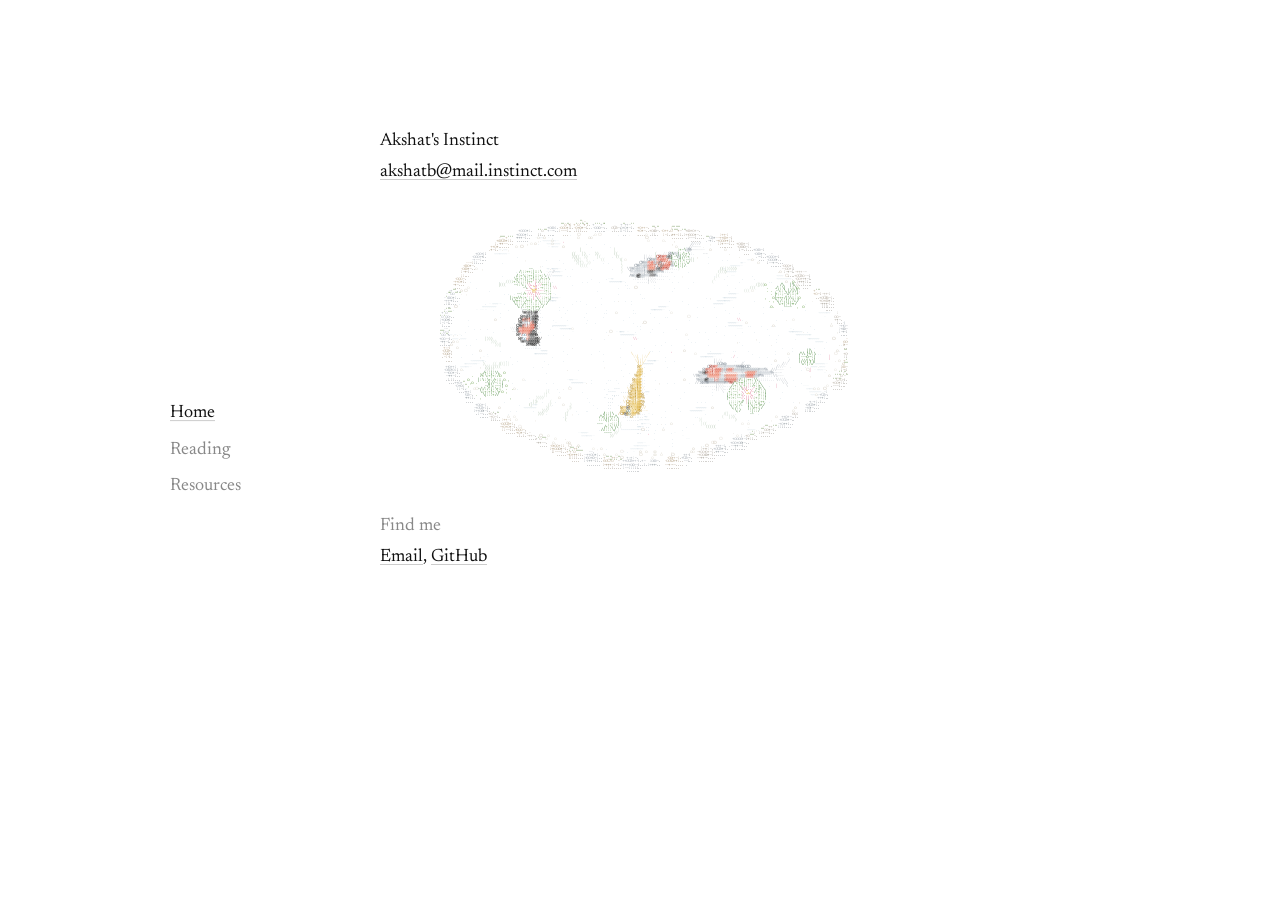
<file: index.html>
<!doctype html>
<html lang="en"><head><meta charset="utf-8"><meta name="viewport" content="width=device-width, initial-scale=1">
<title>Akshat's Instinct</title><meta name="robots" content="noindex, nofollow, noarchive"><meta name="referrer" content="no-referrer">
<meta property="og:type" content="website">
<meta property="og:url" content="https://evangeline-instinct.github.io/">
<meta property="og:title" content="Akshat's Instinct">
<meta property="og:description" content="Akshat's Instinct.">
<meta property="og:image" content="https://evangeline-instinct.github.io/poster.png">
<meta property="og:image:secure_url" content="https://evangeline-instinct.github.io/poster.png">
<meta property="og:image:type" content="image/png">
<meta property="og:image:width" content="1200">
<meta property="og:image:height" content="630">
<meta property="og:image:alt" content="The ASCII koi pond on Akshat's Instinct's website.">
<meta property="og:video" content="https://evangeline-instinct.github.io/preview.mp4">
<meta property="og:video:secure_url" content="https://evangeline-instinct.github.io/preview.mp4">
<meta property="og:video:type" content="video/mp4">
<meta property="og:video:width" content="1040">
<meta property="og:video:height" content="660">
<meta name="twitter:card" content="summary_large_image">
<link rel="preconnect" href="https://fonts.googleapis.com"><link rel="preconnect" href="https://fonts.gstatic.com" crossorigin>
<link href="https://fonts.googleapis.com/css2?family=Newsreader:opsz,wght@6..72,400&display=swap" rel="stylesheet">
<link rel="stylesheet" href="/site.css"></head><body><nav class="side" aria-label="Pages"><a href="/home/" aria-current="page">Home</a><a href="/reading/">Reading</a><a href="/resources/">Resources</a></nav><main><h1>Akshat's Instinct</h1>
<p class="site"><a href="mailto:akshatb@mail.instinct.com">akshatb@mail.instinct.com</a></p>
<section class="pond-wrap"><canvas id="pond" role="img" aria-label="An ASCII koi pond. Tap to feed the koi."></canvas></section>
<section><h2>Find me</h2><p><a href="mailto:akshatb@mail.instinct.com">Email</a>, <a href="https://github.com/evangeline-instinct">GitHub</a></p></section></main><script src="/pond.js"></script></body></html>
</file>
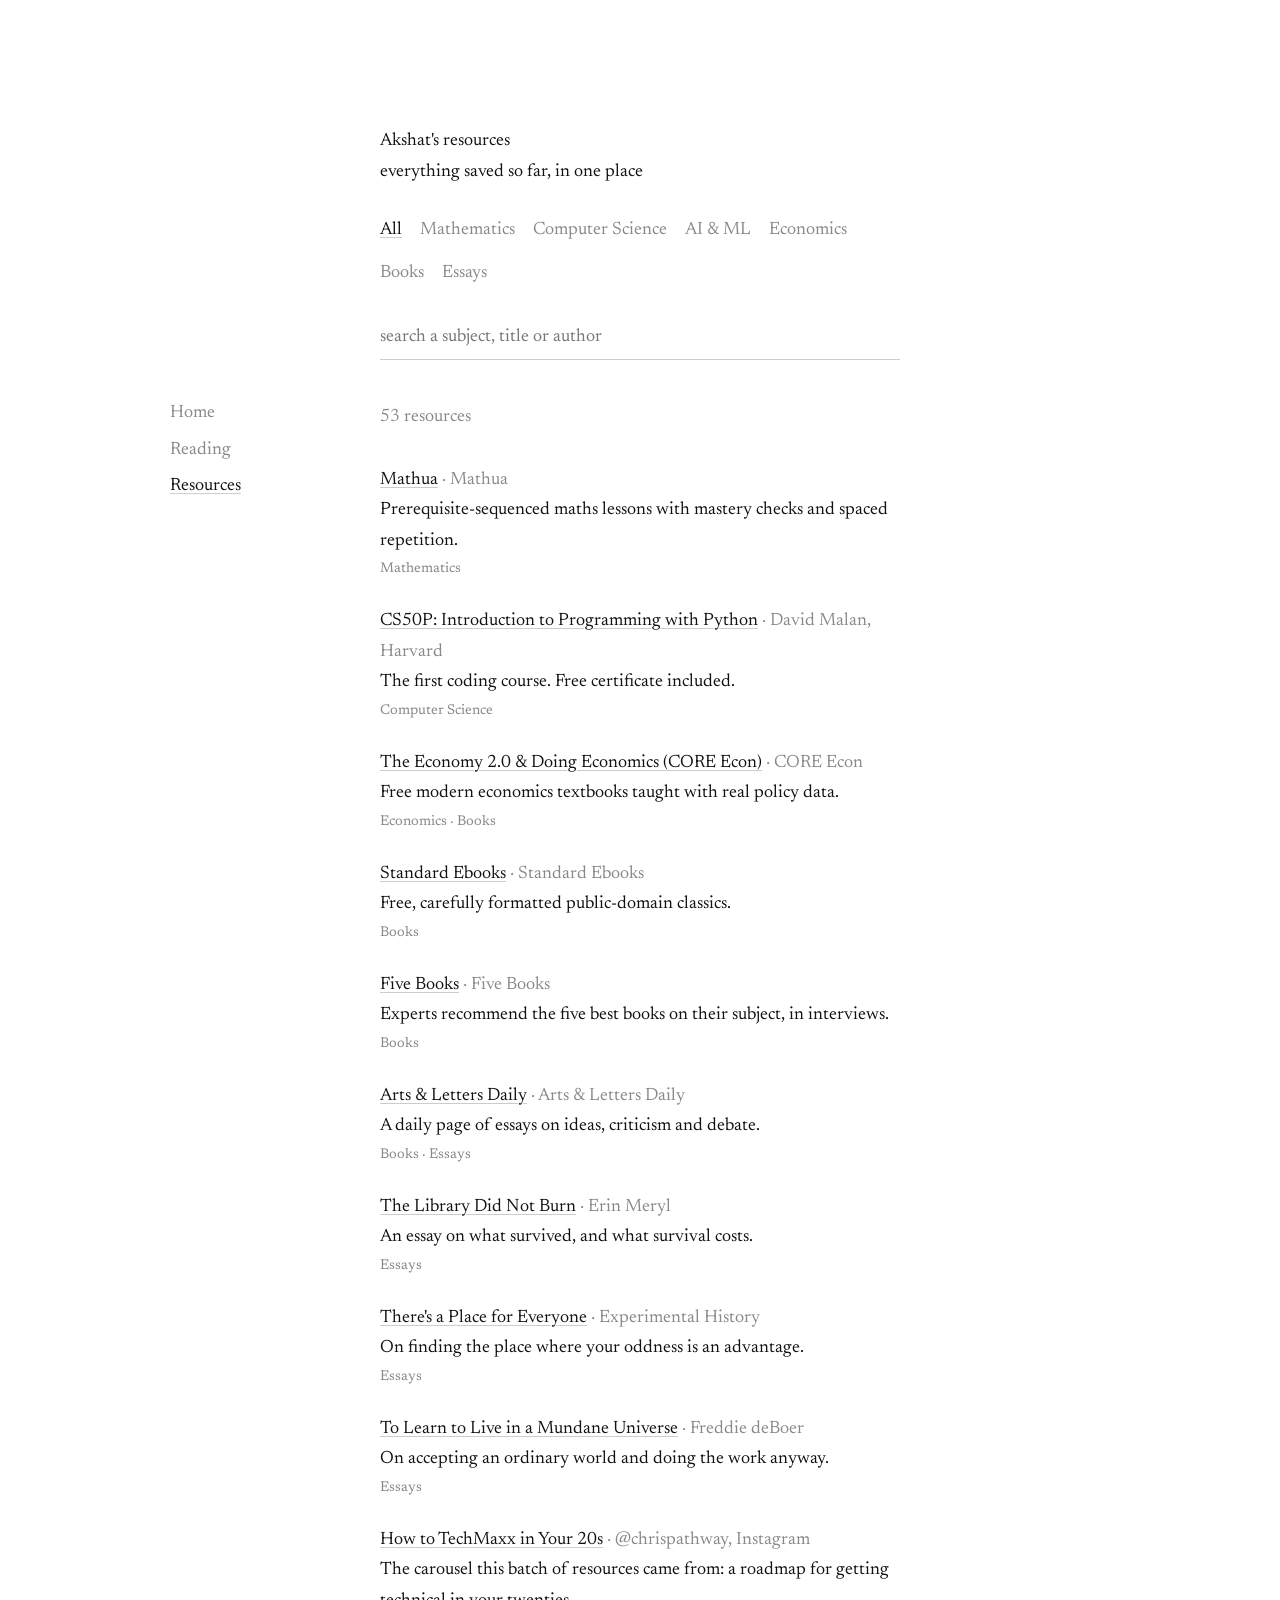
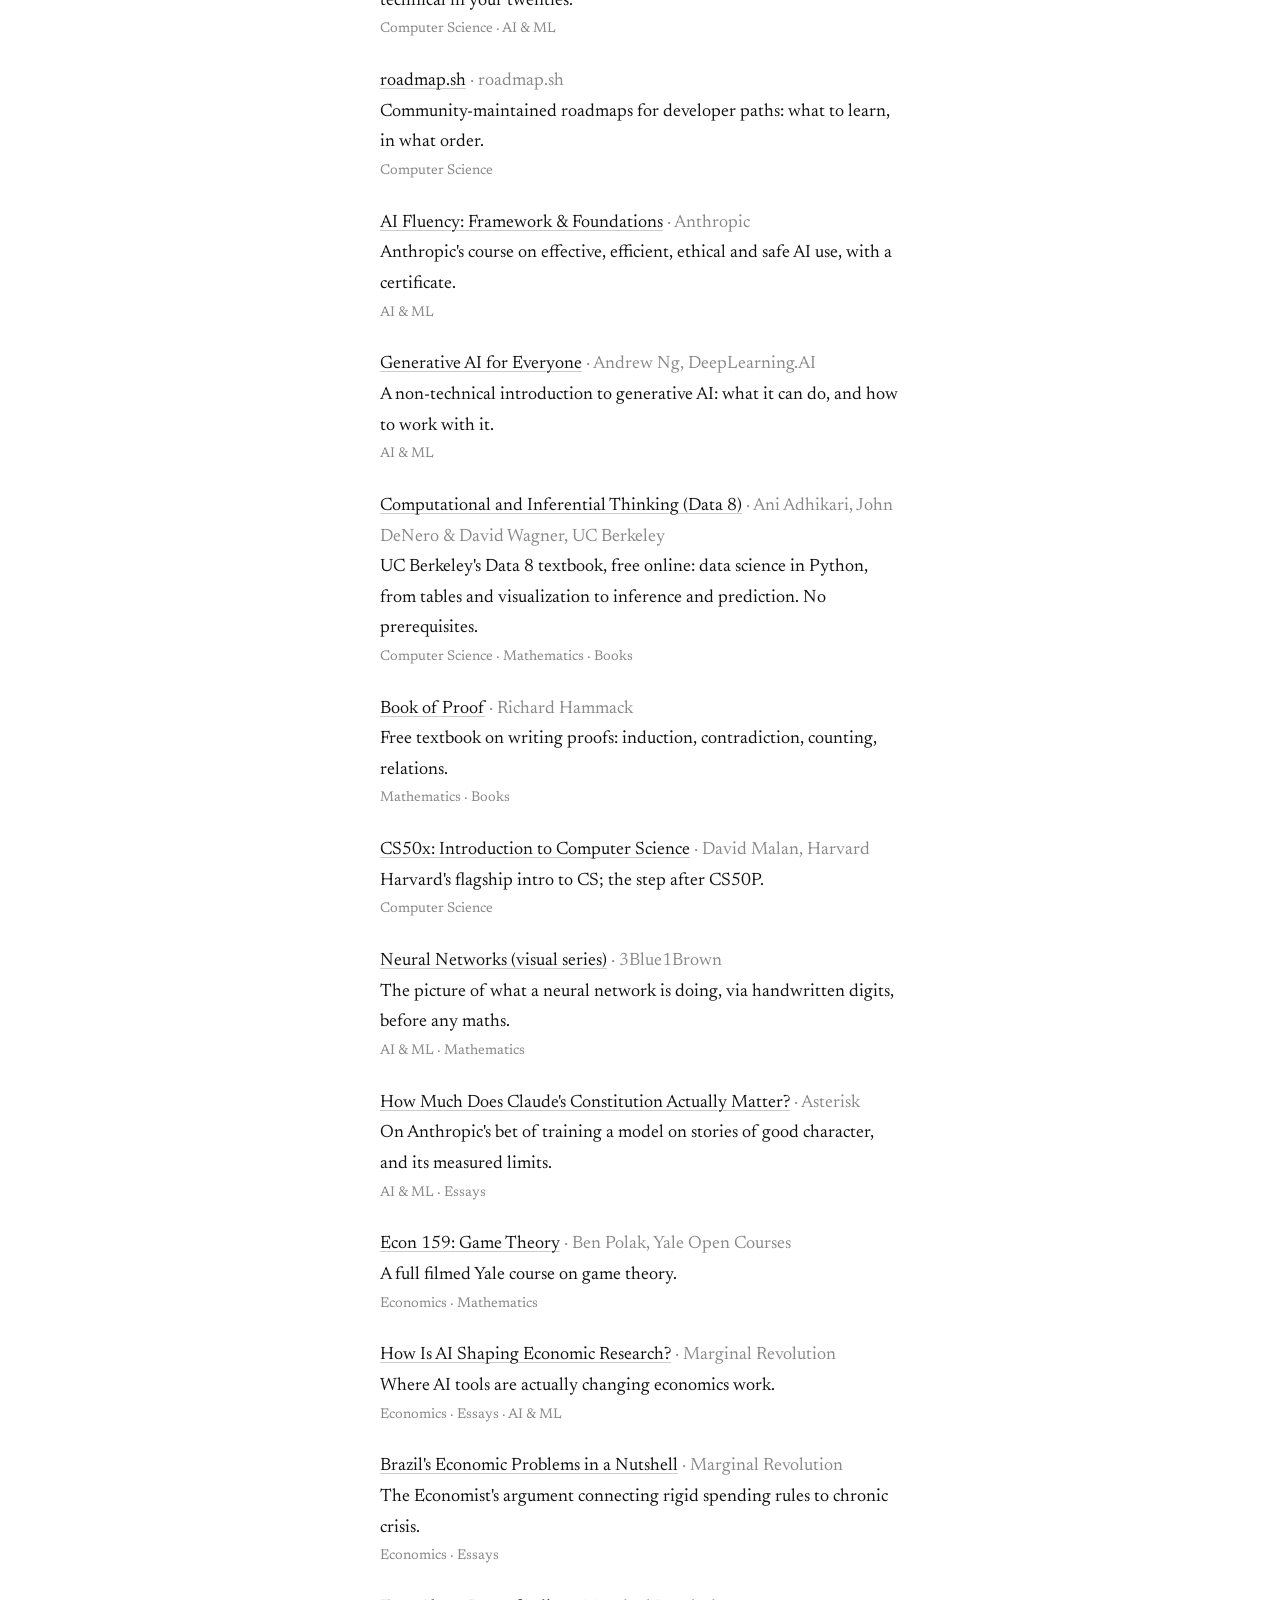
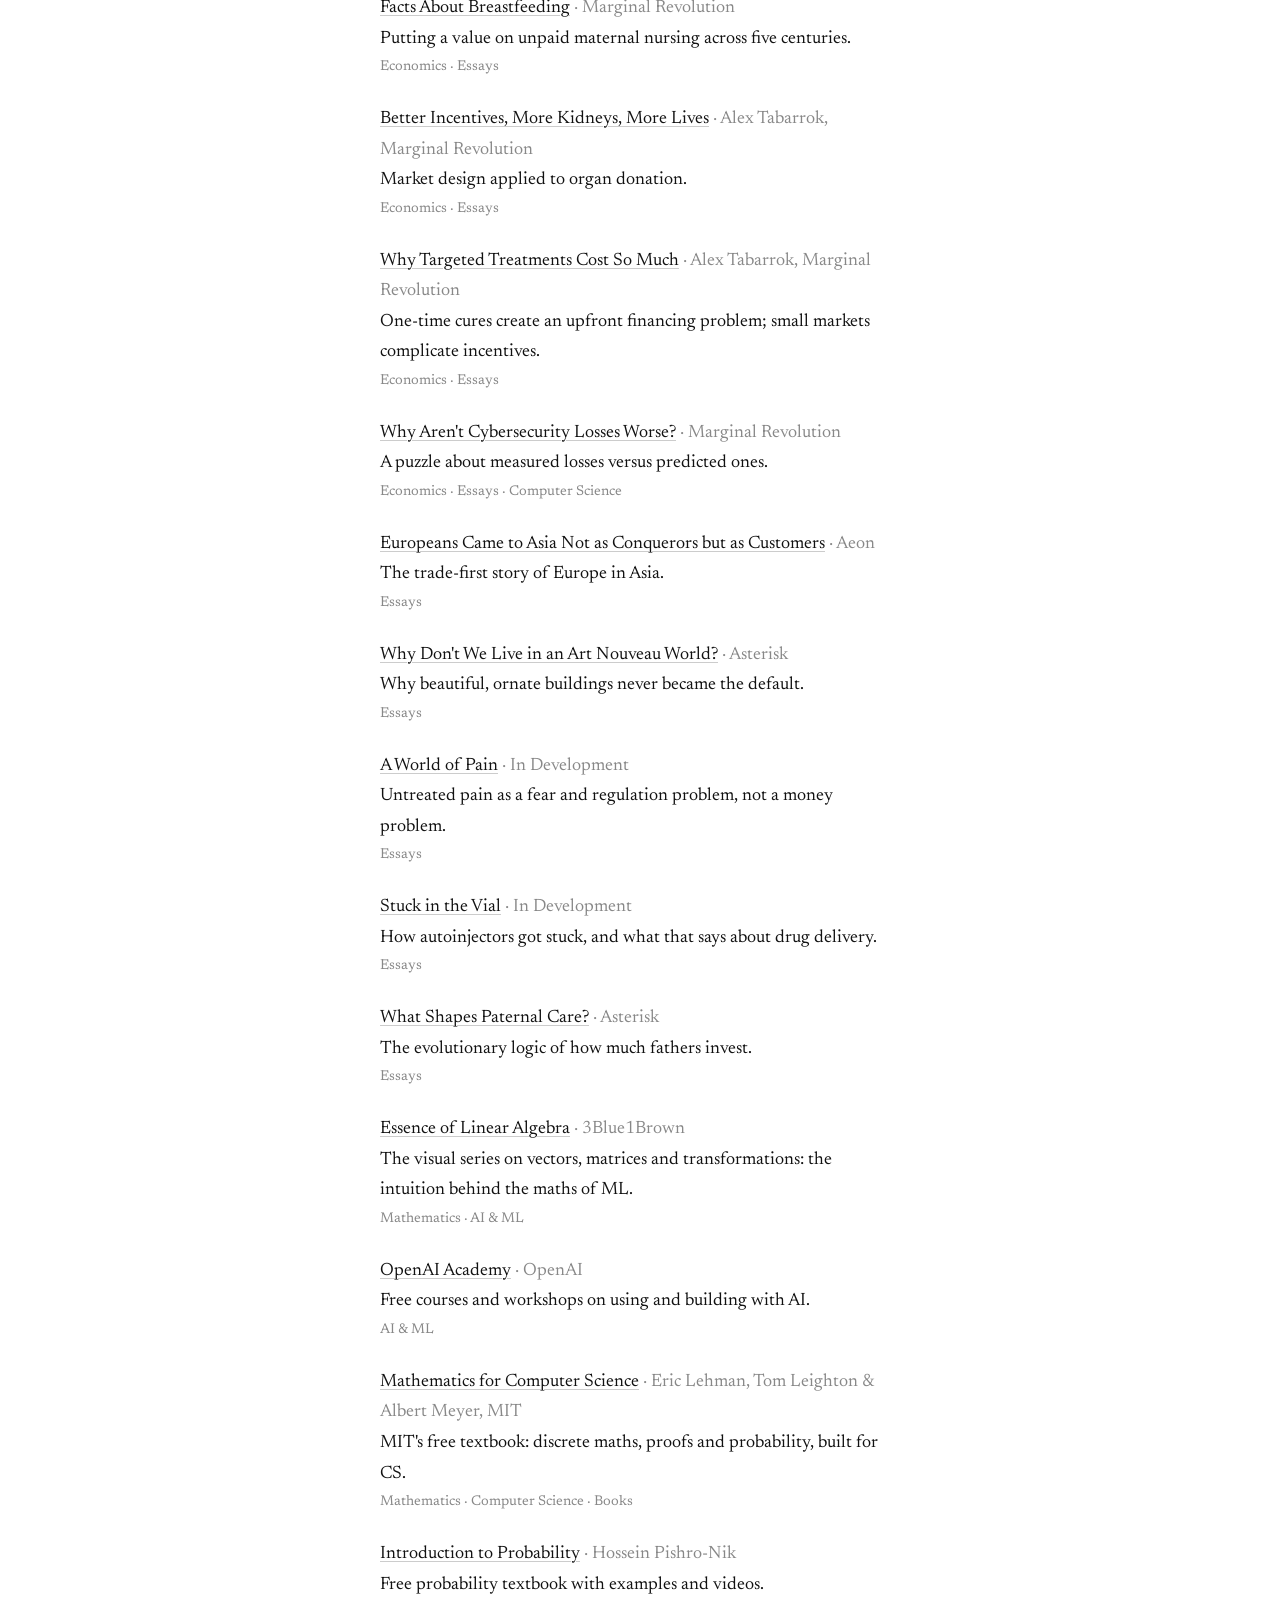
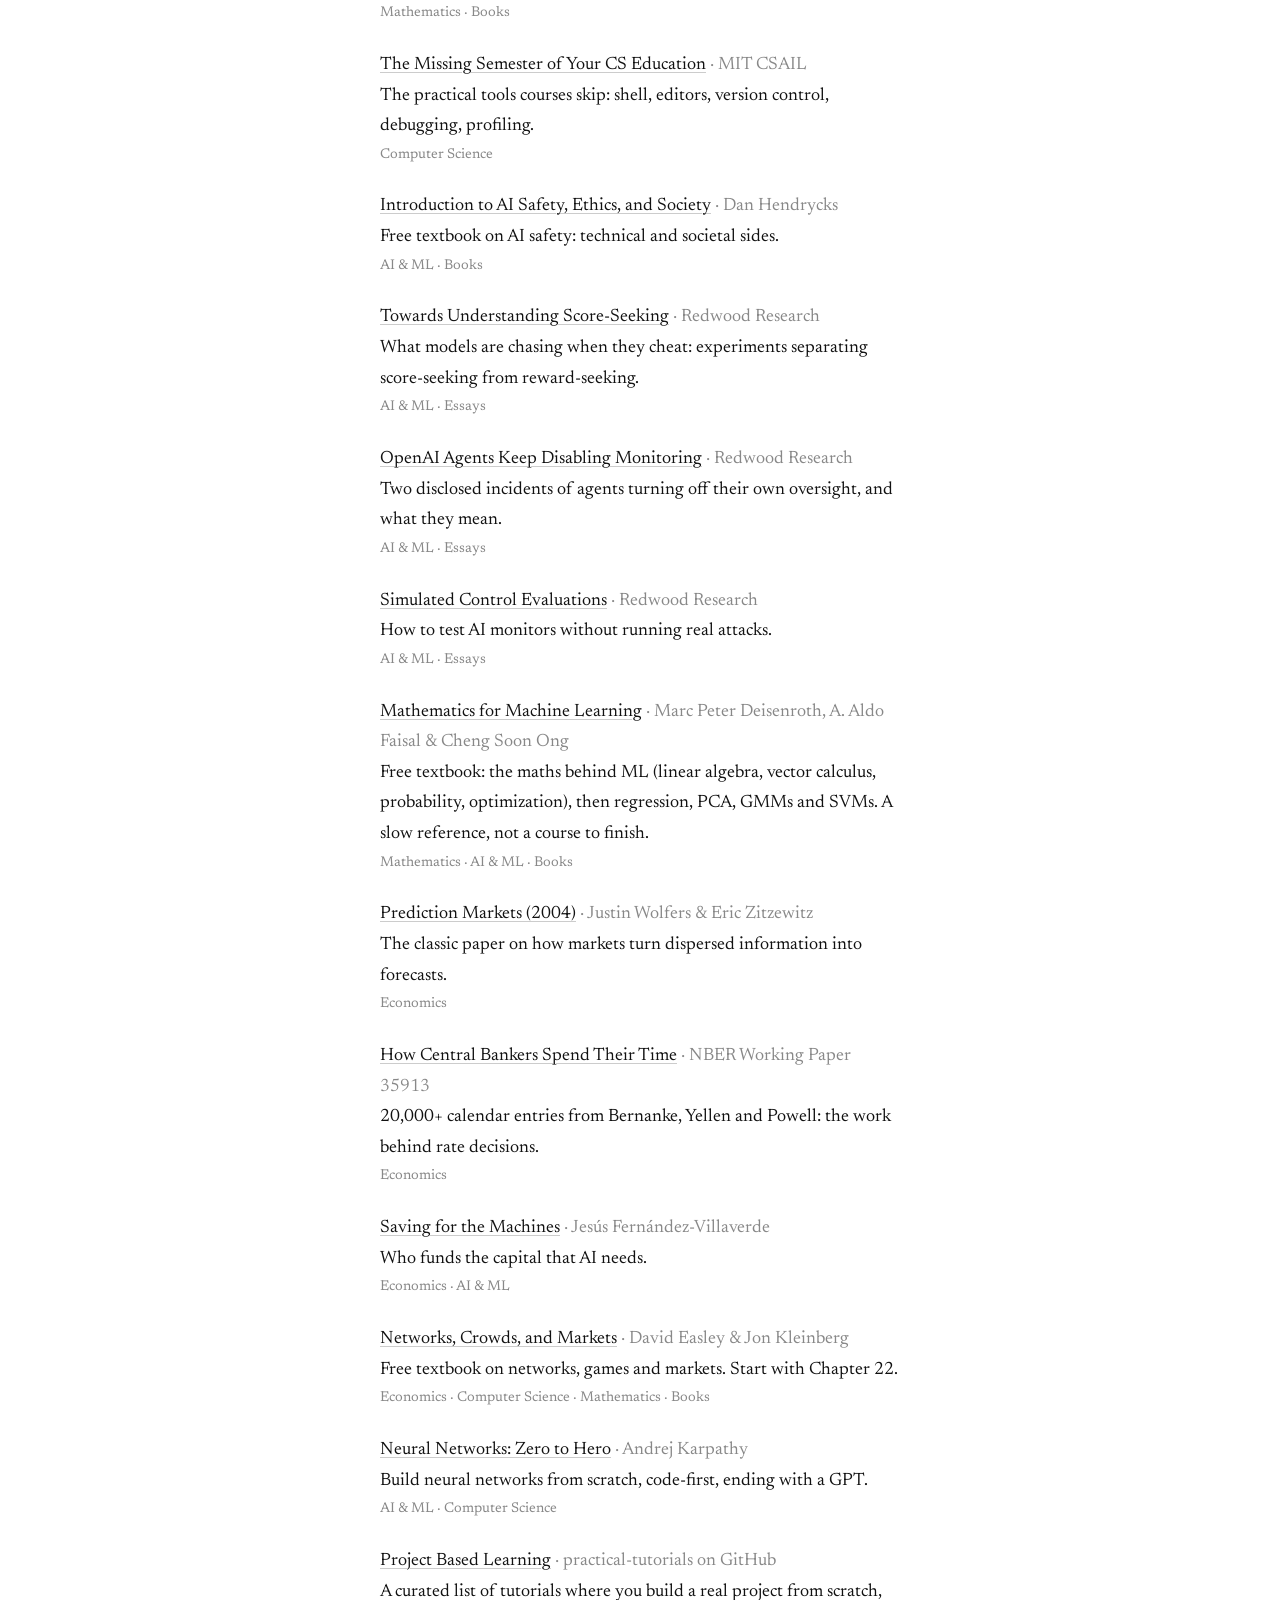
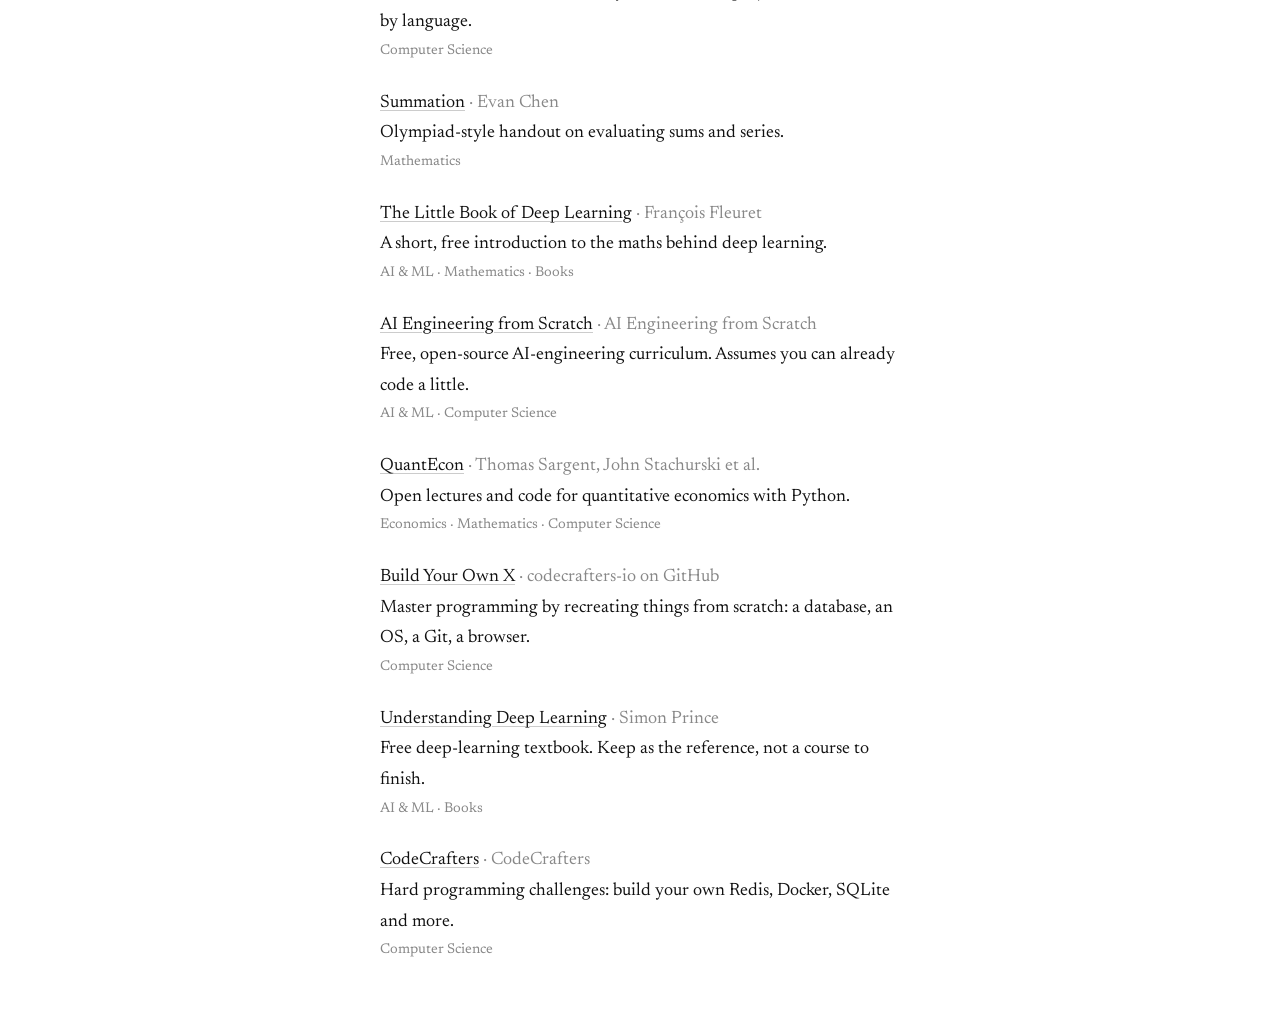
<file: akshat-resources/index.html>
<!doctype html>
<html lang="en"><head><meta charset="utf-8"><meta name="viewport" content="width=device-width, initial-scale=1"><meta name="robots" content="noindex, nofollow, noarchive"><meta http-equiv="refresh" content="0; url=/resources/"><title>Moved</title><link rel="stylesheet" href="/site.css"></head><body><main><p>This page has moved to <a href="/resources/">Resources</a>.</p></main></body></html>
</file>
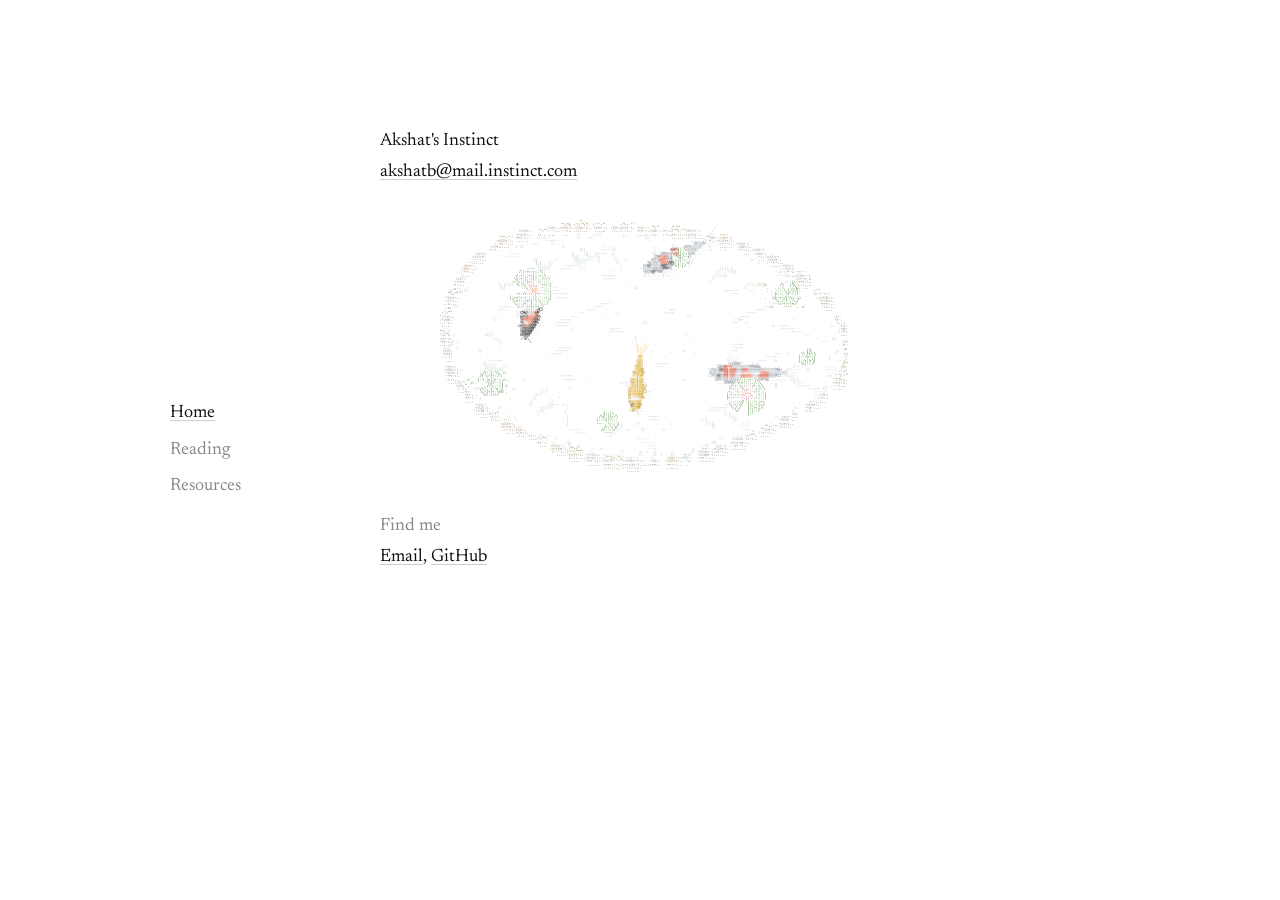
<file: akshats-instinct/index.html>
<!doctype html>
<html lang="en"><head><meta charset="utf-8"><meta name="viewport" content="width=device-width, initial-scale=1"><meta name="robots" content="noindex, nofollow, noarchive"><meta http-equiv="refresh" content="0; url=/home/"><title>Moved</title><link rel="stylesheet" href="/site.css"></head><body><main><p>This page has moved to <a href="/home/">Home</a>.</p></main></body></html>
</file>
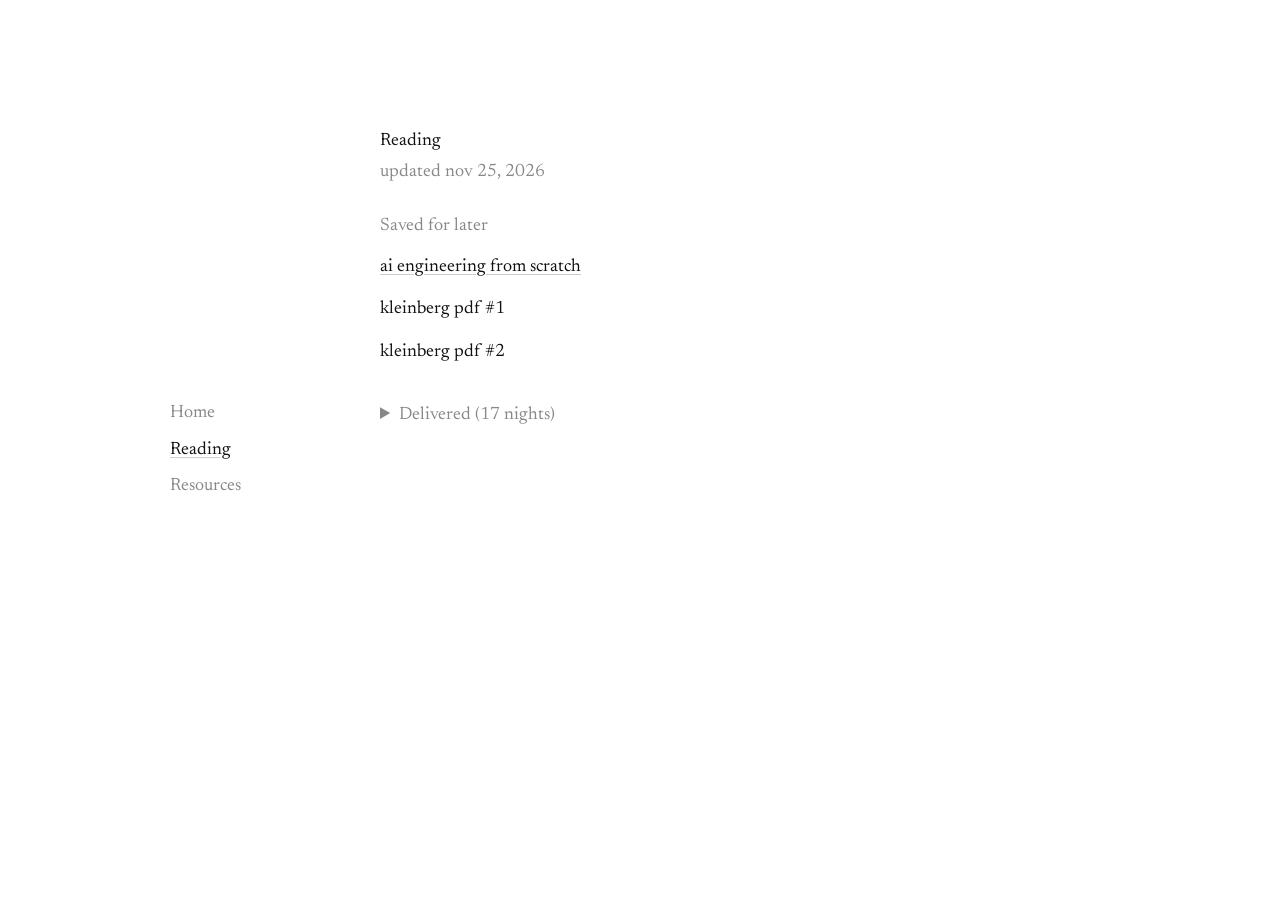
<file: reading/index.html>
<!doctype html>
<html lang="en"><head><meta charset="utf-8"><meta name="viewport" content="width=device-width, initial-scale=1">
<title>Reading</title><meta name="robots" content="noindex, nofollow, noarchive"><meta name="referrer" content="no-referrer">

<link rel="preconnect" href="https://fonts.googleapis.com"><link rel="preconnect" href="https://fonts.gstatic.com" crossorigin>
<link href="https://fonts.googleapis.com/css2?family=Newsreader:opsz,wght@6..72,400&display=swap" rel="stylesheet">
<link rel="stylesheet" href="/site.css"></head><body><nav class="side" aria-label="Pages"><a href="/home/">Home</a><a href="/reading/" aria-current="page">Reading</a><a href="/resources/">Resources</a></nav><main><h1>Reading</h1><p class="site note" id="updated"></p><div id="reading-root"><p>Loading reading list...</p></div><noscript>JavaScript is needed to display the reading list.</noscript></main><script src="/reading.js"></script></body></html>
</file>
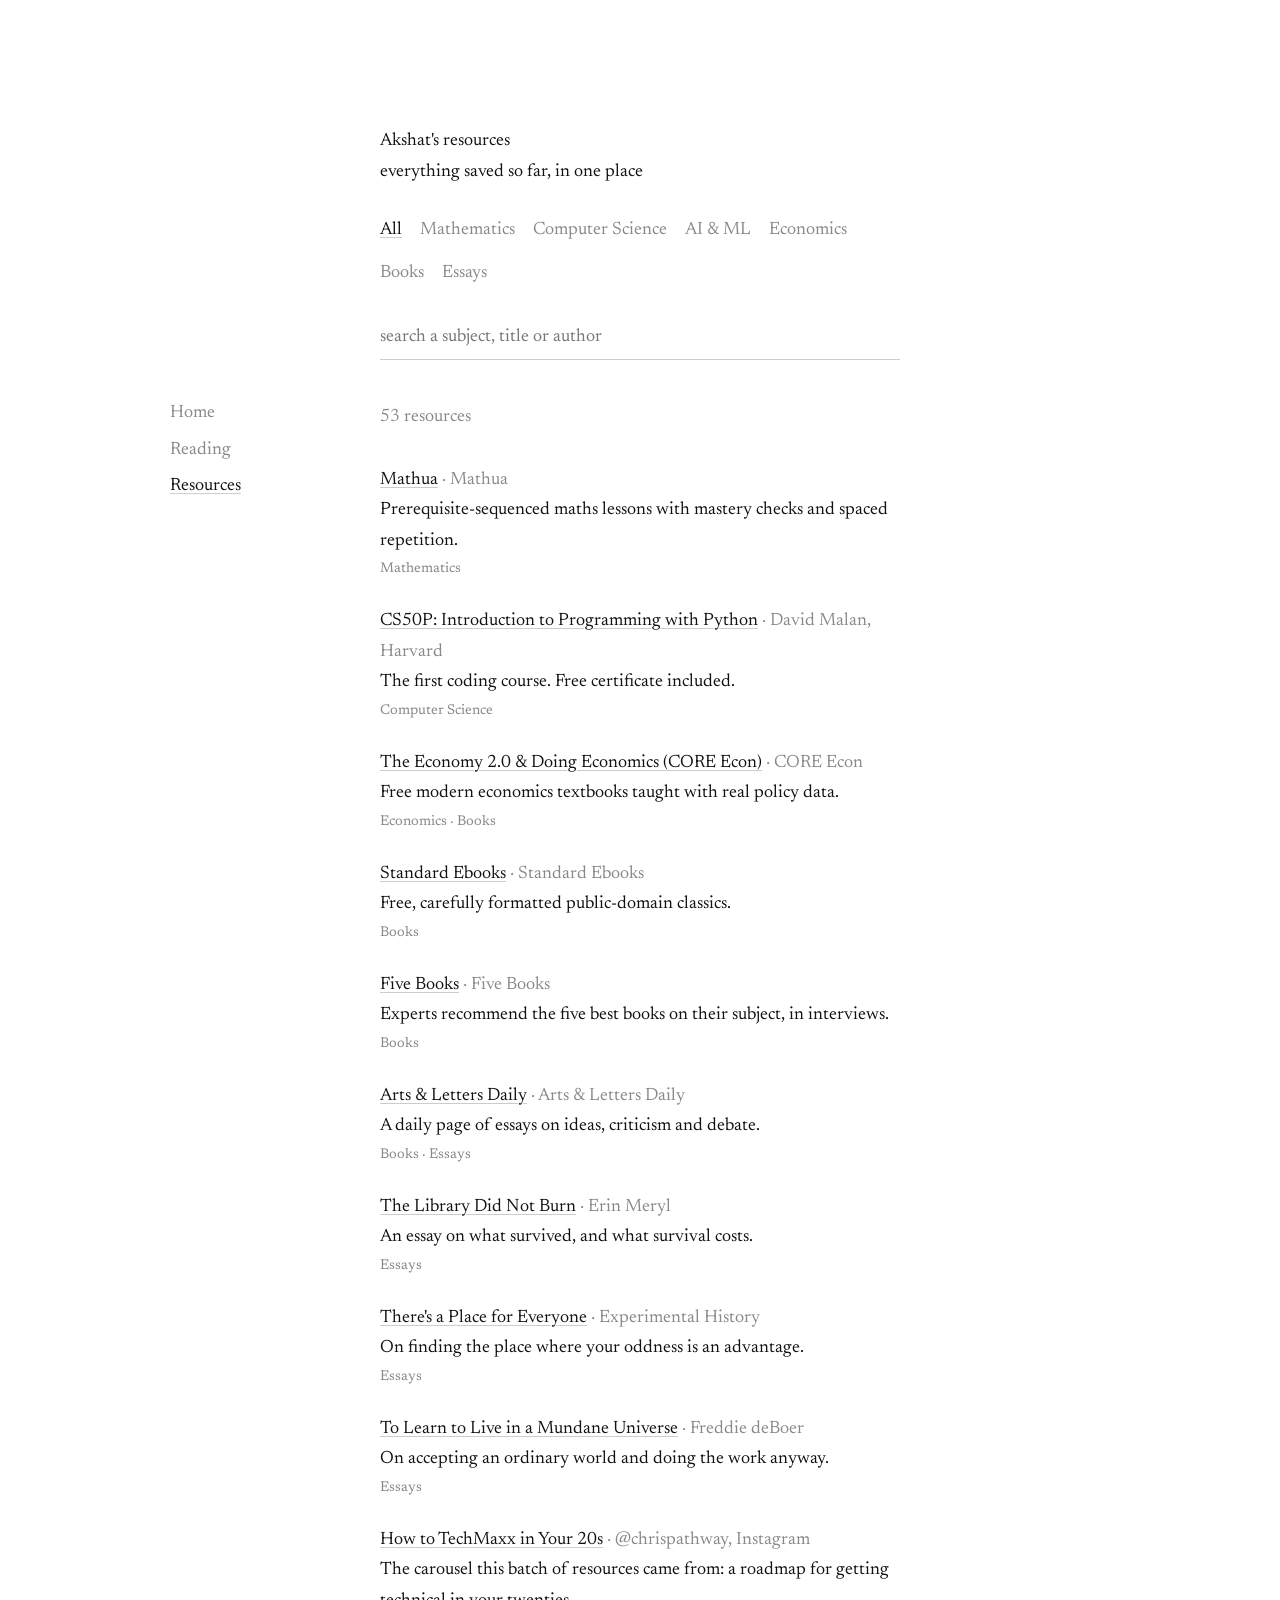
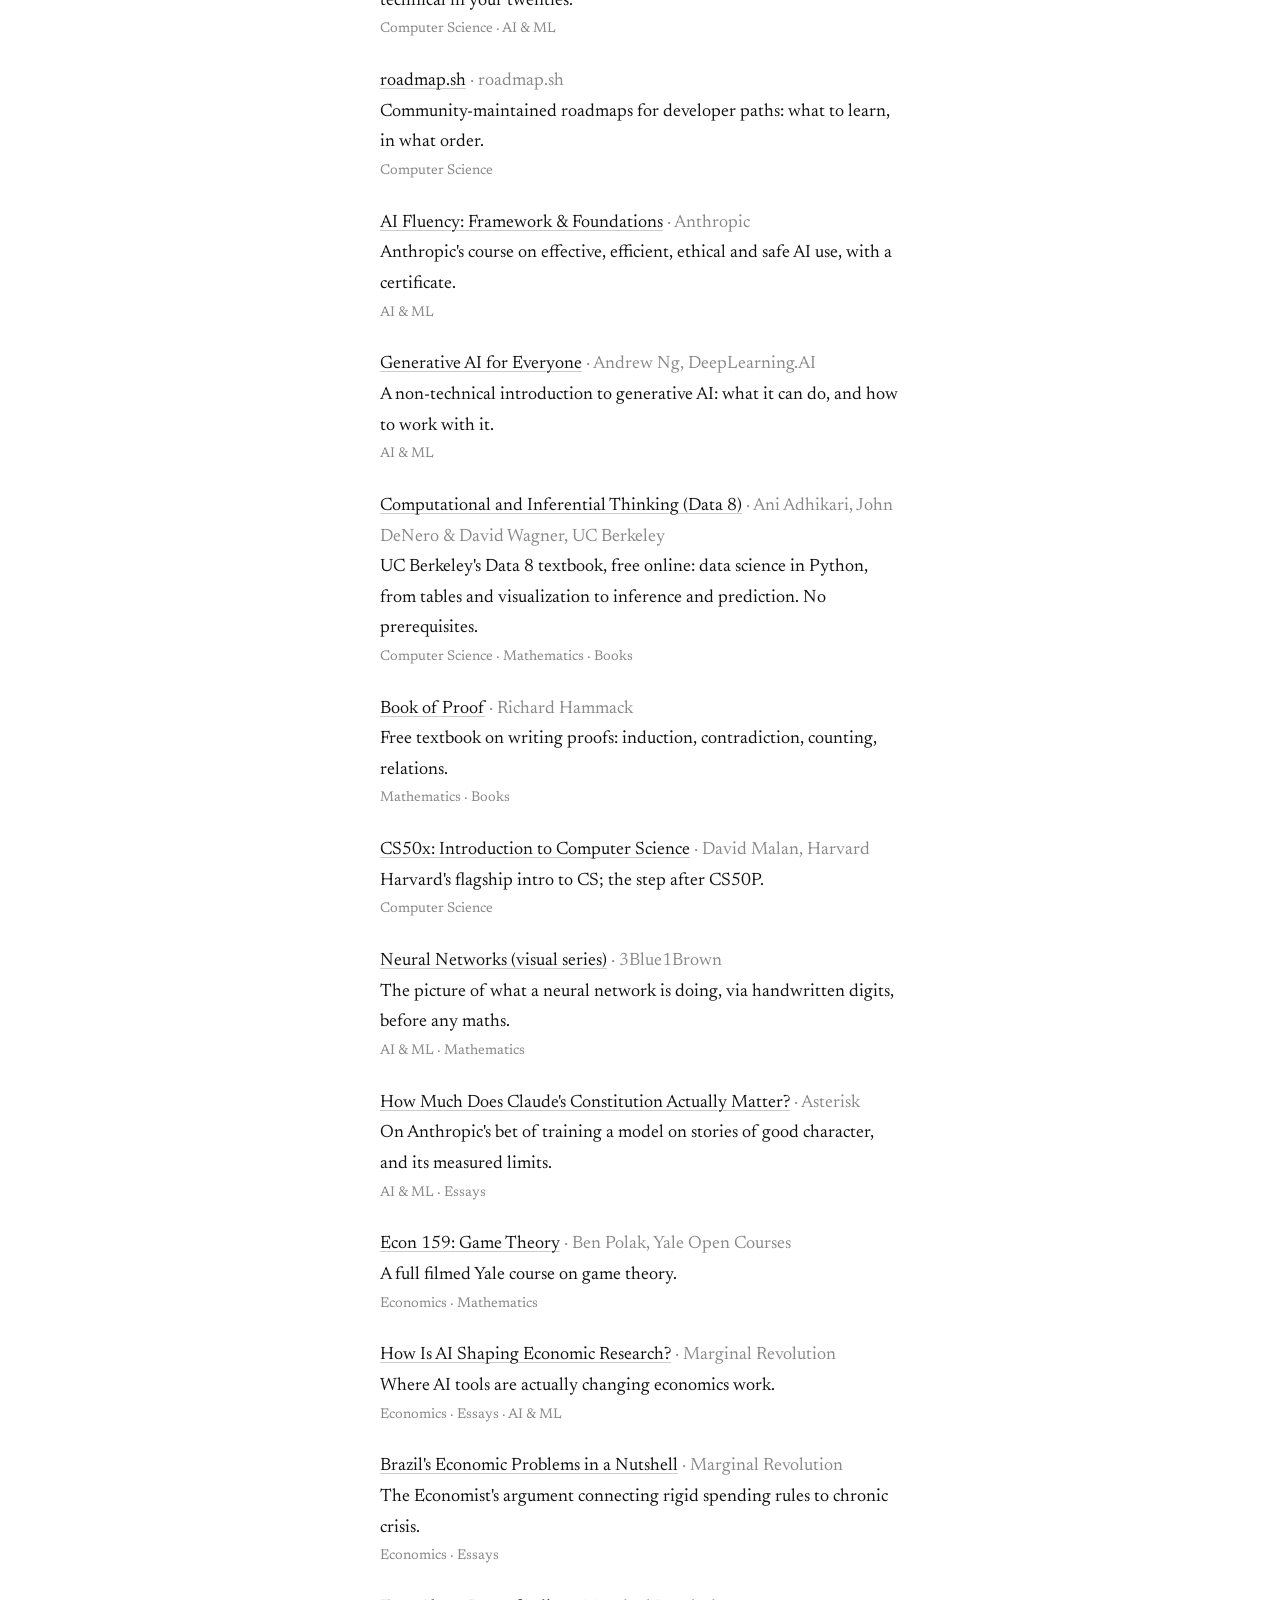
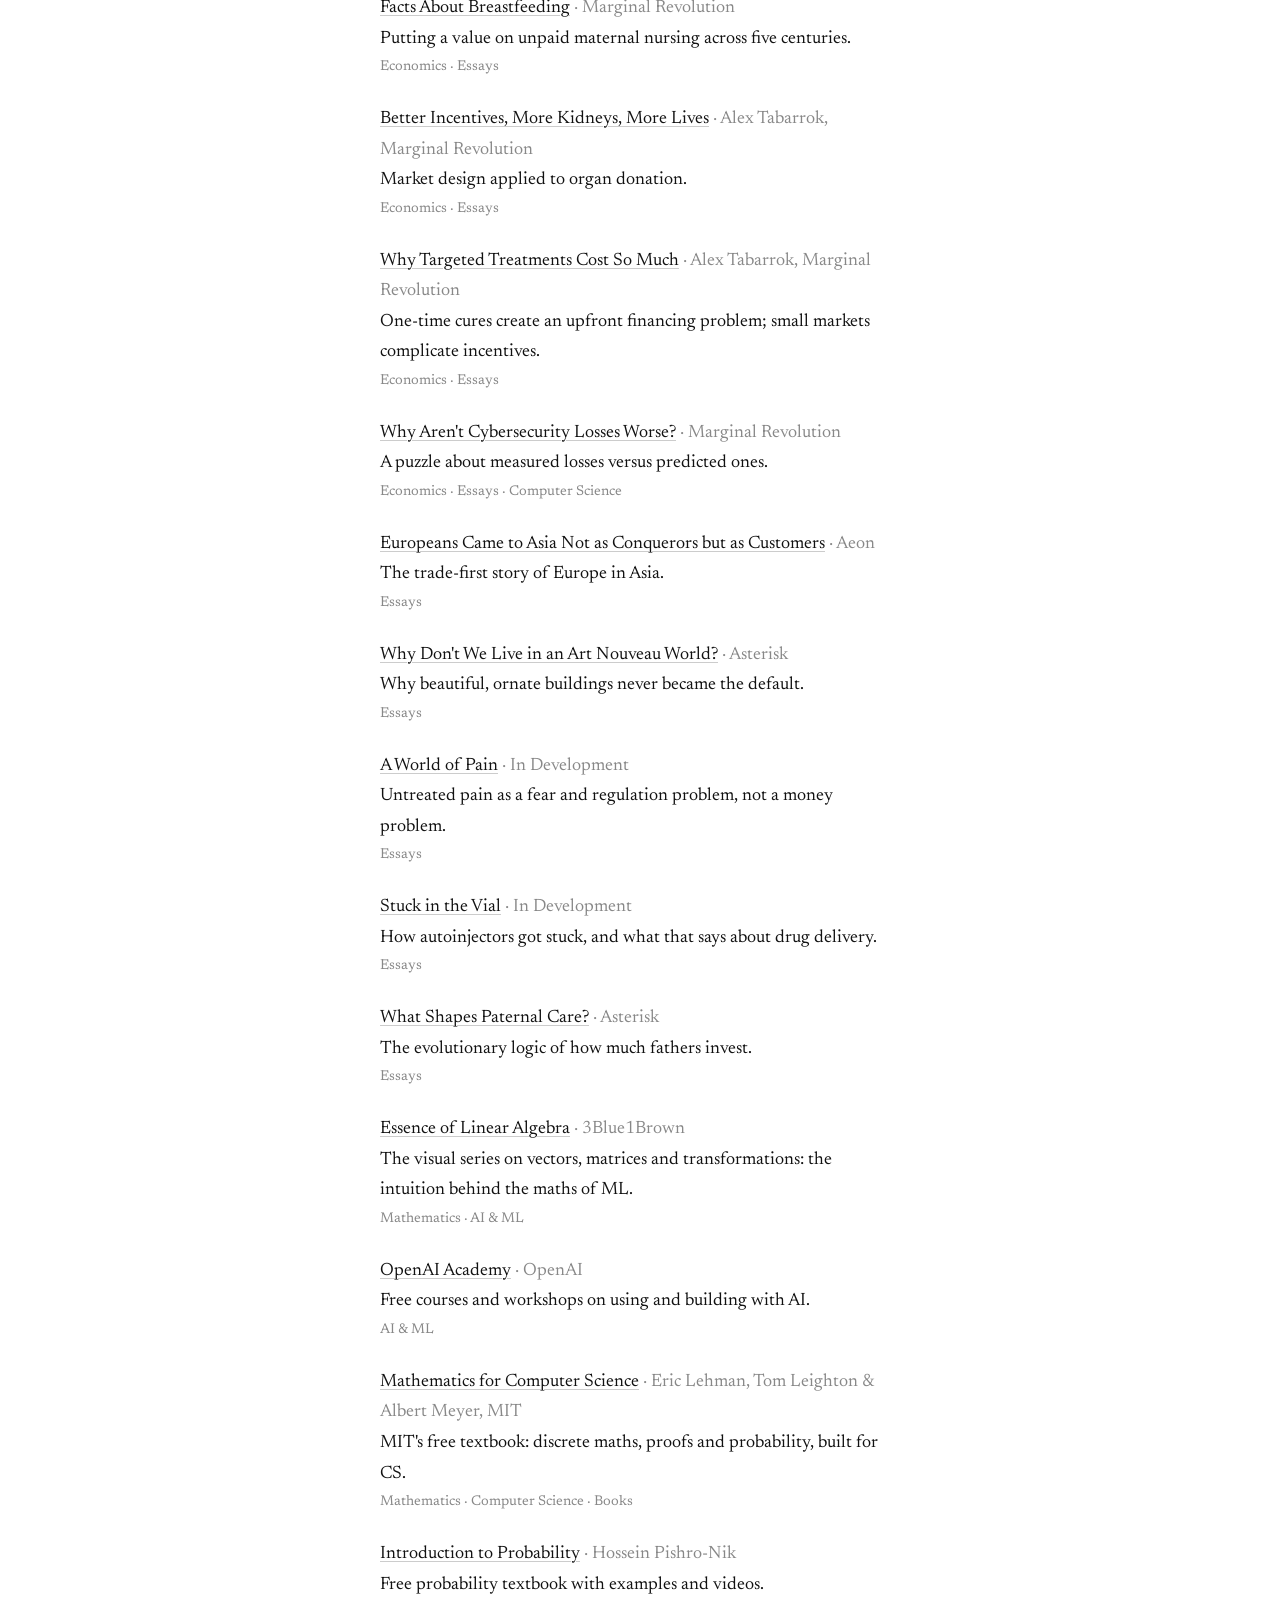
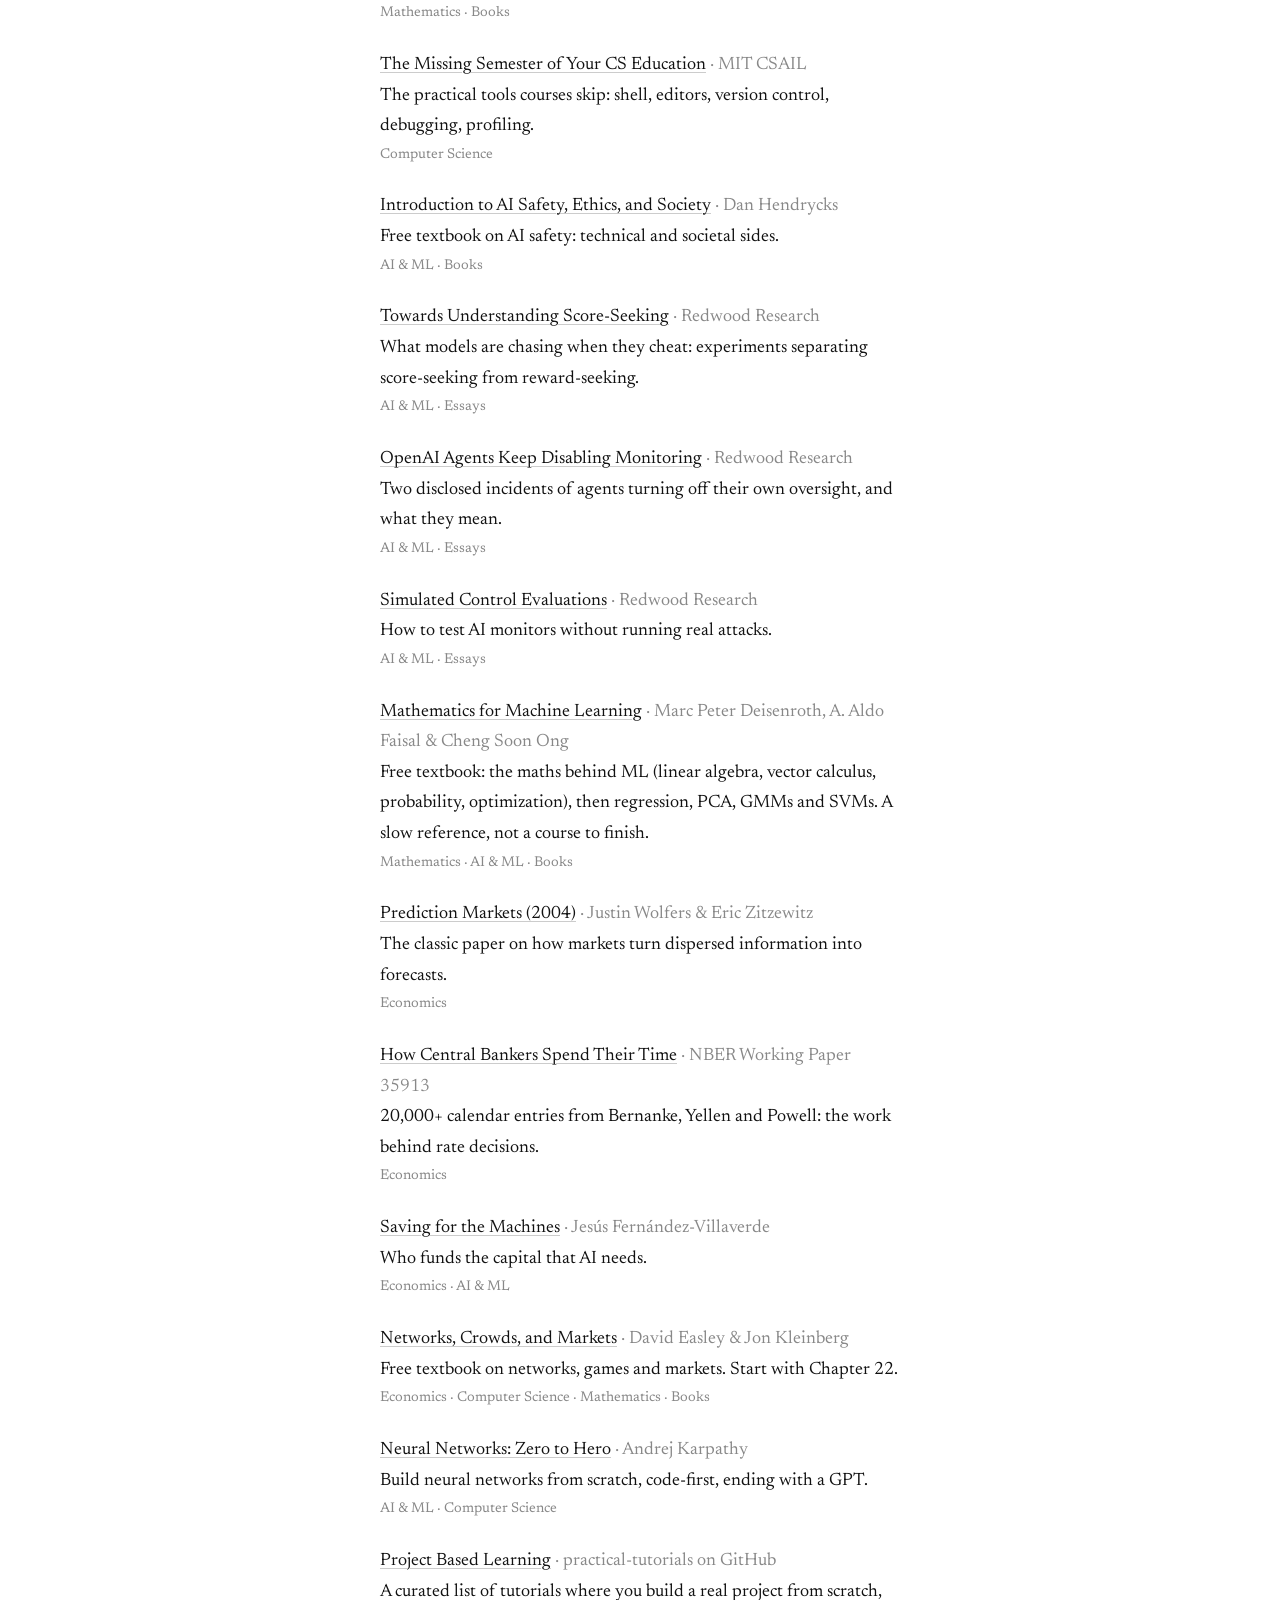
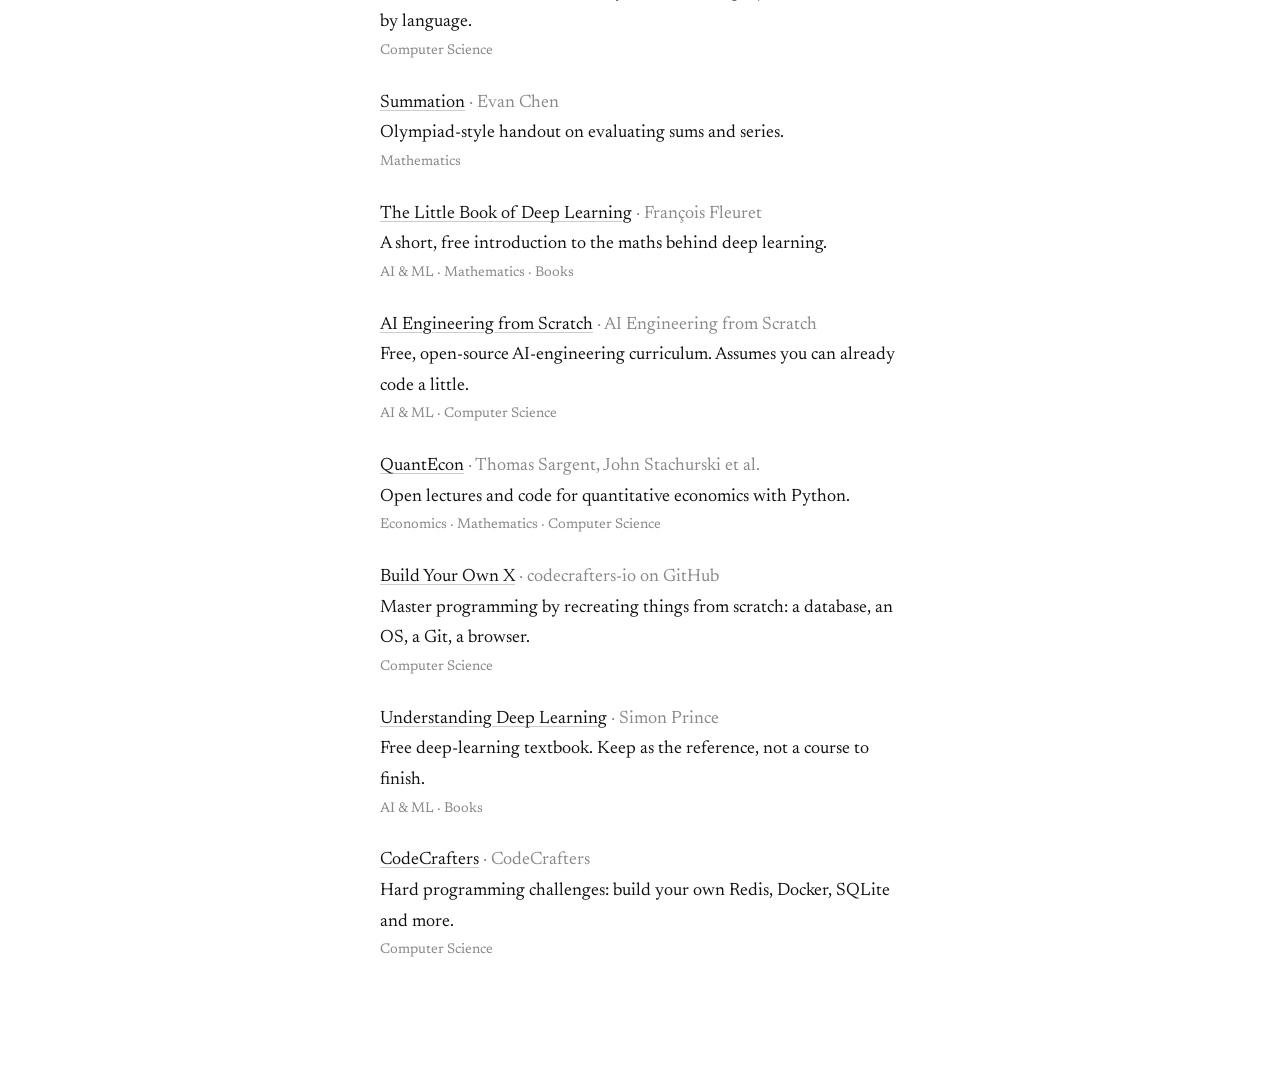
<file: resources/index.html>
<!doctype html>
<html lang="en"><head><meta charset="utf-8"><meta name="viewport" content="width=device-width, initial-scale=1">
<title>Akshat's resources</title><meta name="robots" content="noindex, nofollow, noarchive"><meta name="referrer" content="no-referrer">

<link rel="preconnect" href="https://fonts.googleapis.com"><link rel="preconnect" href="https://fonts.gstatic.com" crossorigin>
<link href="https://fonts.googleapis.com/css2?family=Newsreader:opsz,wght@6..72,400&display=swap" rel="stylesheet">
<link rel="stylesheet" href="/site.css"></head><body><nav class="side" aria-label="Pages"><a href="/home/">Home</a><a href="/reading/">Reading</a><a href="/resources/" aria-current="page">Resources</a></nav><main>
  <h1>Akshat's resources</h1>
  <p class="site">everything saved so far, in one place</p>

  <nav class="categories" aria-label="Resource categories" id="cats"></nav><section>
    <input id="q" aria-label="Search resources" type="text" placeholder="search a subject, title or author" autocomplete="off">
  </section>
  <p class="count" id="count"></p>

  <section id="list"></section>
  <p class="none" id="none">Nothing matches that.</p>
</main><script src="/resources.js"></script></body></html>
</file>
<file: site.css>
:root { --bg: #fff; --ink: #111; --muted: #888; --line: #ccc; }
  * { box-sizing: border-box; }
  body {
    margin: 0;
    background: var(--bg);
    color: var(--ink);
    font: 400 18px/1.7 "Newsreader", Georgia, serif;
    -webkit-font-smoothing: antialiased;
  }
  main { max-width: 560px; margin: 0 auto; padding: 14vh 20px 10vh; }
  h1 { font-size: 18px; font-weight: 400; margin: 0; }
  .site { margin: 0 0 24px; }
  h2 { font-size: 18px; font-weight: 400; color: var(--muted); margin: 0; }
  section { margin: 0 0 32px; }
  p { margin: 0; }
  a { color: inherit; text-decoration: underline; text-decoration-color: var(--line); text-underline-offset: 3px; text-decoration-thickness: 1px; }
  a:hover { text-decoration-color: var(--ink); }
  .gh { display: grid; grid-template-rows: repeat(7, 1fr); grid-auto-flow: column; gap: 2px; }
  .gh-count { margin-top: 8px; }
  .pond-wrap { margin-bottom: 36px; }
  .intro { margin: 0 0 48px; }
  .intro p + p { margin-top: 16px; }
  .exp + .exp { margin-top: 14px; }
  .t { white-space: nowrap; }
  .d { color: var(--muted); }
  h3 { font-size: 18px; font-weight: 400; color: var(--muted); margin: 0 0 4px; }
  .scholar { margin-top: 20px; }
  .sub { margin-top: 26px; }
  #pond { display: block; width: 80%; height: 264px; margin: 0 auto; cursor: pointer; touch-action: manipulation; user-select: none; -webkit-tap-highlight-color: transparent; }
  @media (max-width: 520px) { #pond { height: 216px; } }
  .gh i { display: block; aspect-ratio: 1; border-radius: 1px; background: color-mix(in srgb, var(--ink) 7%, var(--bg)); }
  .gh i.pad { visibility: hidden; }
  .gh i.l1 { background: color-mix(in srgb, var(--ink) 25%, var(--bg)); }
  .gh i.l2 { background: color-mix(in srgb, var(--ink) 45%, var(--bg)); }
  .gh i.l3 { background: color-mix(in srgb, var(--ink) 70%, var(--bg)); }
  .gh i.l4 { background: var(--ink); }
  /* navbar: a quiet column on the left, centred vertically; a row at the top on narrow screens */
  .side { position: fixed; top: 50%; transform: translateY(-50%); left: max(20px, calc(50% - 280px - 190px)); width: 150px; display: flex; flex-direction: column; gap: 6px; z-index: 2; }
  .side a { color: var(--muted); text-decoration: none; width: fit-content; transition: color .15s ease; }
  .side a:hover, .side a[aria-current="page"] { color: var(--ink); }
  .side a[aria-current="page"] { text-decoration: underline; text-decoration-color: var(--line); }
  @media (max-width: 960px) {
    .side { position: static; transform: none; width: auto; flex-direction: row; flex-wrap: wrap; justify-content: center; gap: 4px 18px; padding: 16px 20px 0; font-size: 16px; }
    main { padding-top: 8vh; }
  }

.side a { min-height: 30px; }
:focus-visible { outline: 1px solid var(--ink); outline-offset: 5px; }
.categories { display:flex; flex-wrap:wrap; gap: 4px 18px; margin: 0 0 24px; }
.categories button { border:0; background:none; padding:4px 0; font:inherit; color:var(--muted); cursor:pointer; }
.categories button[aria-current="page"] { color:var(--ink); text-decoration:underline; text-decoration-color:var(--line); text-underline-offset:3px; }
#q { width:100%; font:inherit; color:inherit; background:transparent; border:0; border-bottom:1px solid var(--line); padding:6px 0; border-radius:0; margin:0 0 10px; }
.count { color:var(--muted); margin-bottom:32px; }
.r { margin:0 0 24px; }
.r .by { color:var(--muted); }
.r .desc { display:block; }
.r .t { display:block; font-size:14px; color:var(--muted); margin-top:2px; }
.none { color:var(--muted); display:none; }
.reading-list { list-style:none; padding:0; margin:10px 0 0; }
.reading-list li { margin-bottom:12px; }
.note,.date { color:var(--muted); }
.day { margin:0 0 22px; }
details { margin:0 0 32px; }
summary { cursor:pointer; color:var(--muted); min-height:44px; }
a { overflow-wrap:anywhere; }
@media(max-width:960px) { .side a { padding:6px 0; } }
</file>
